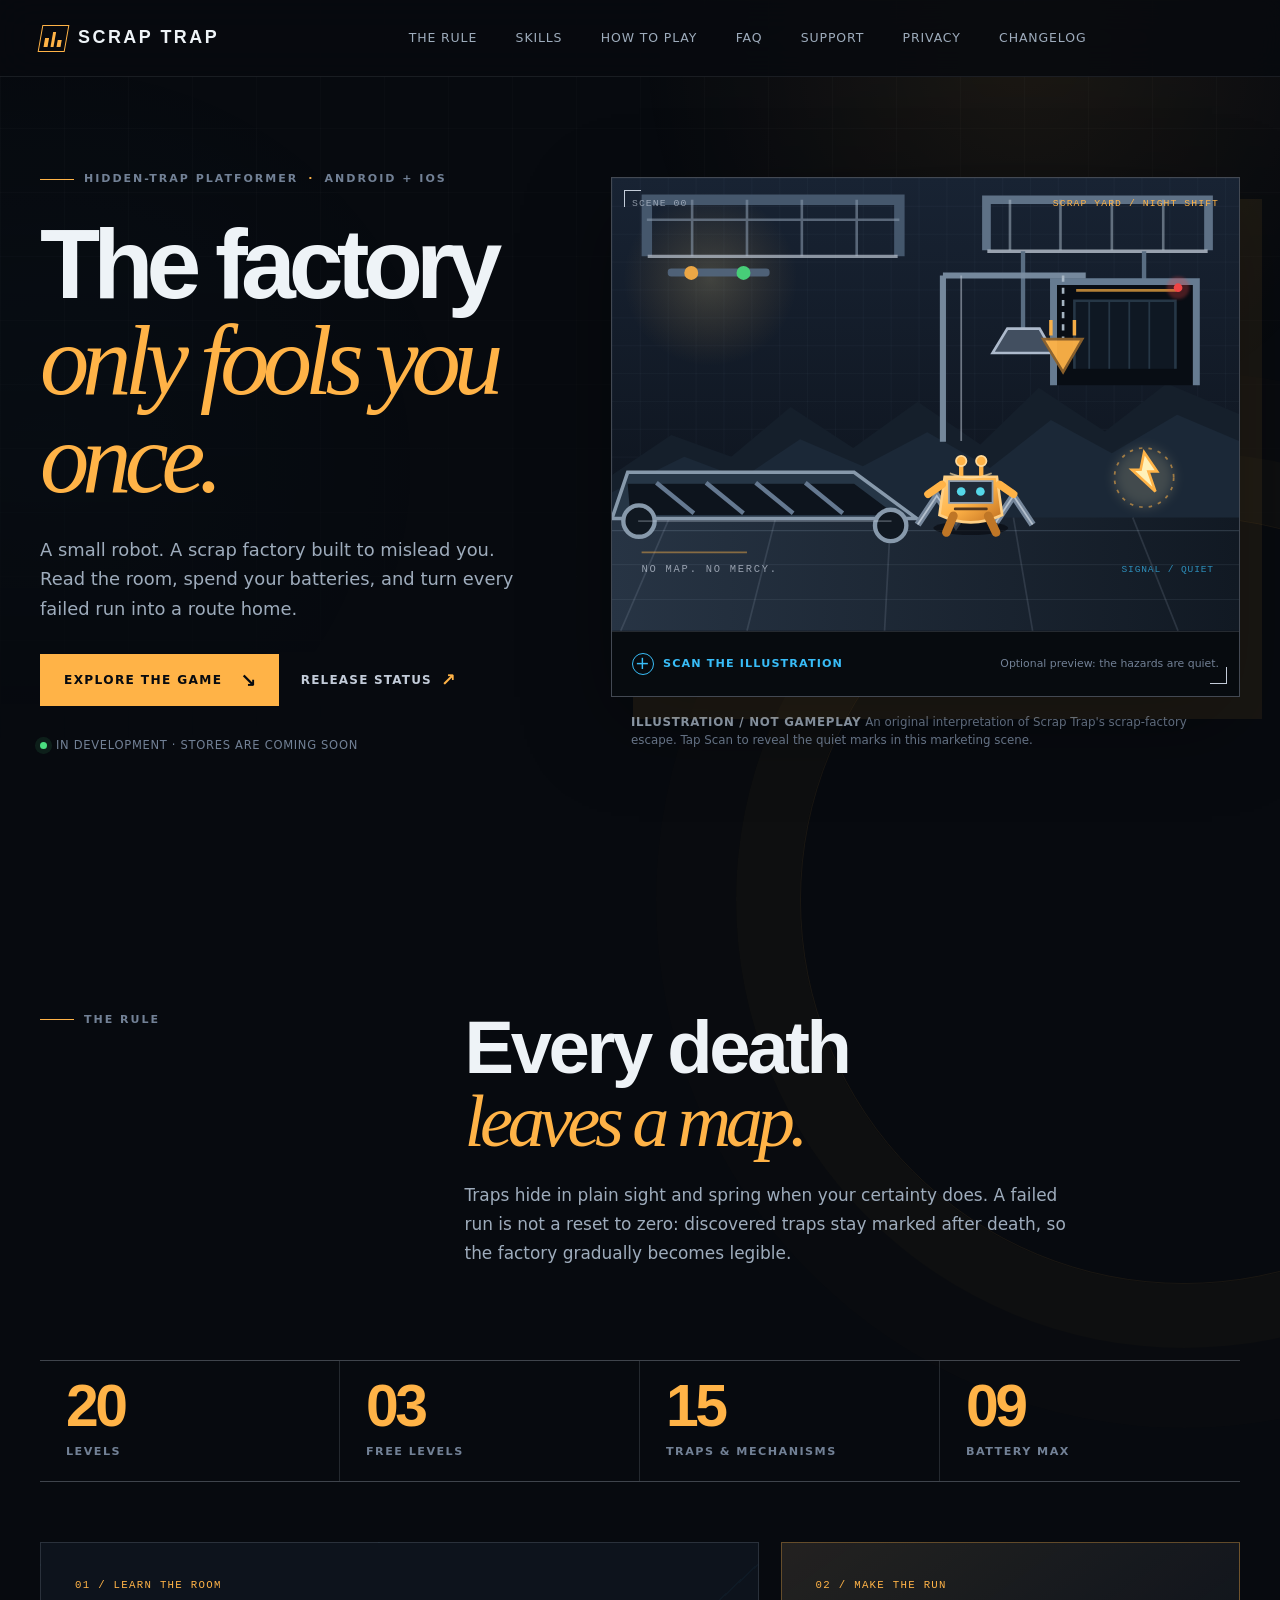
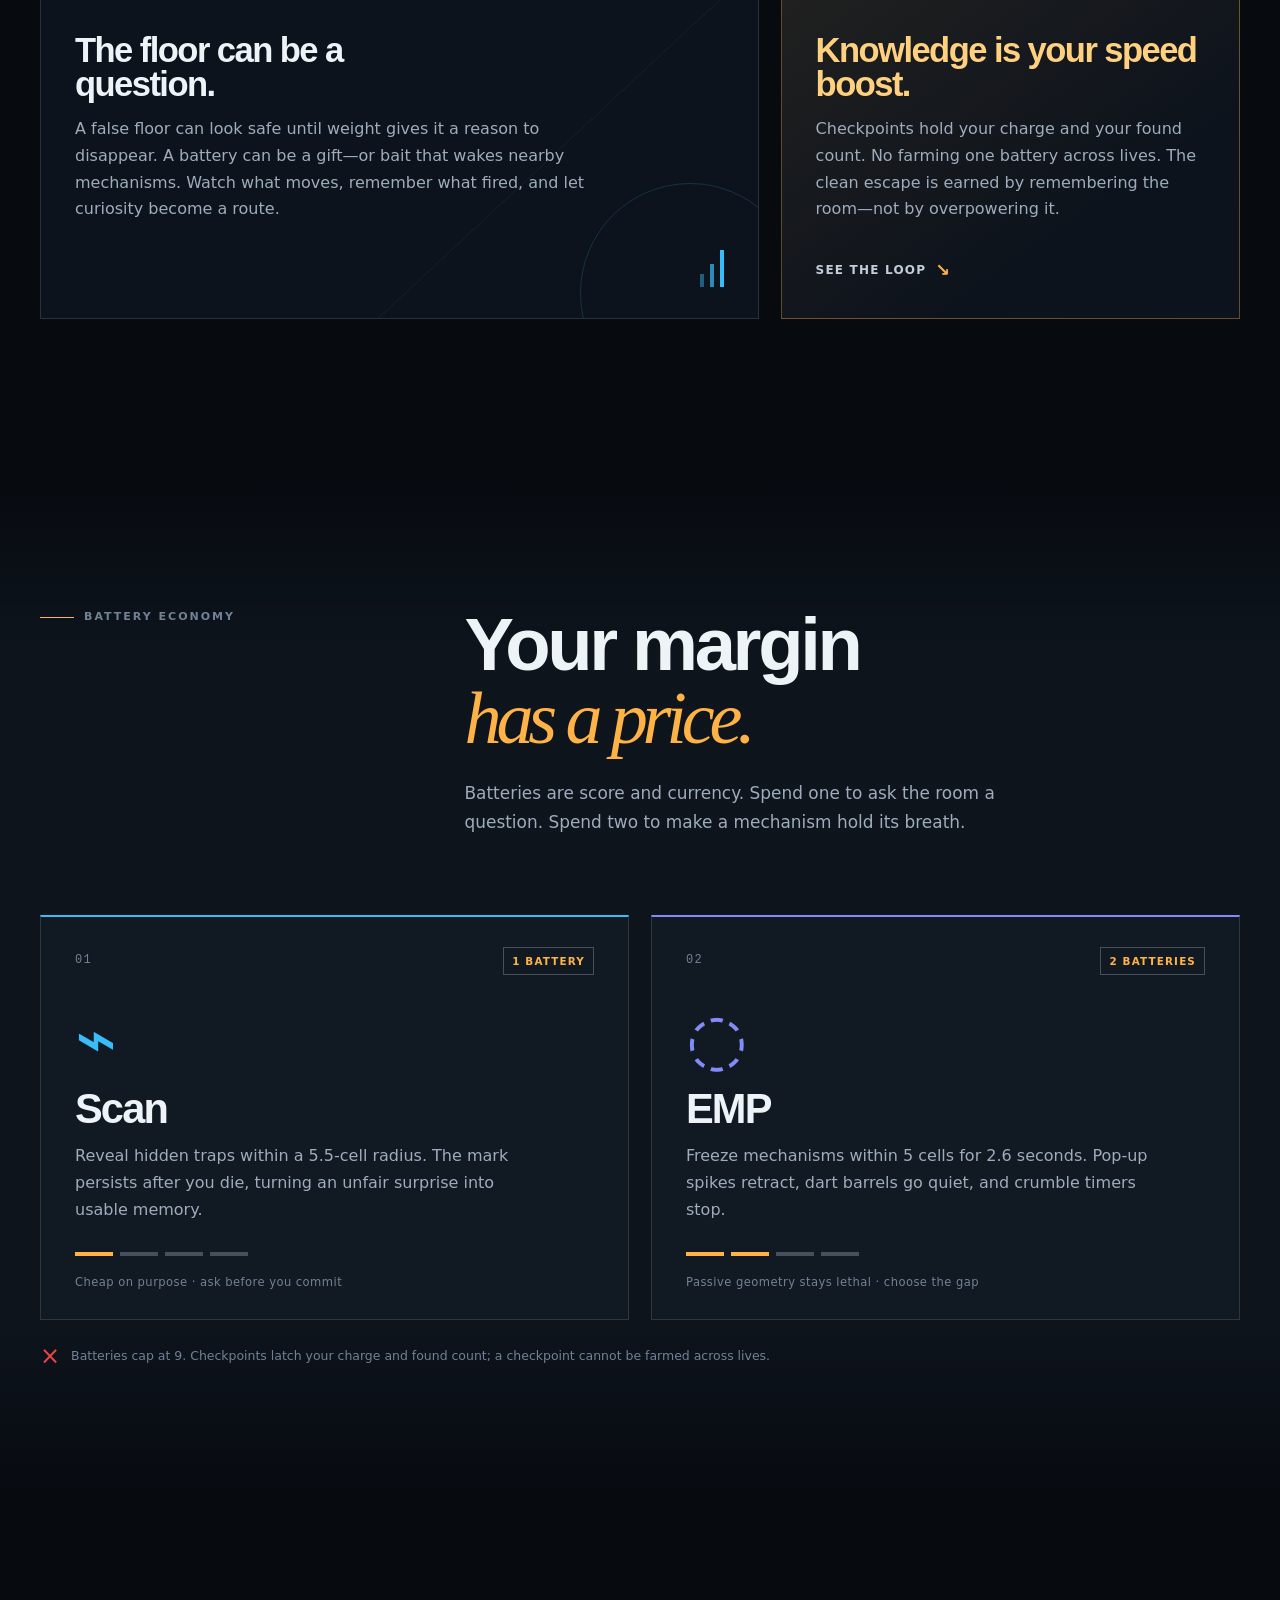
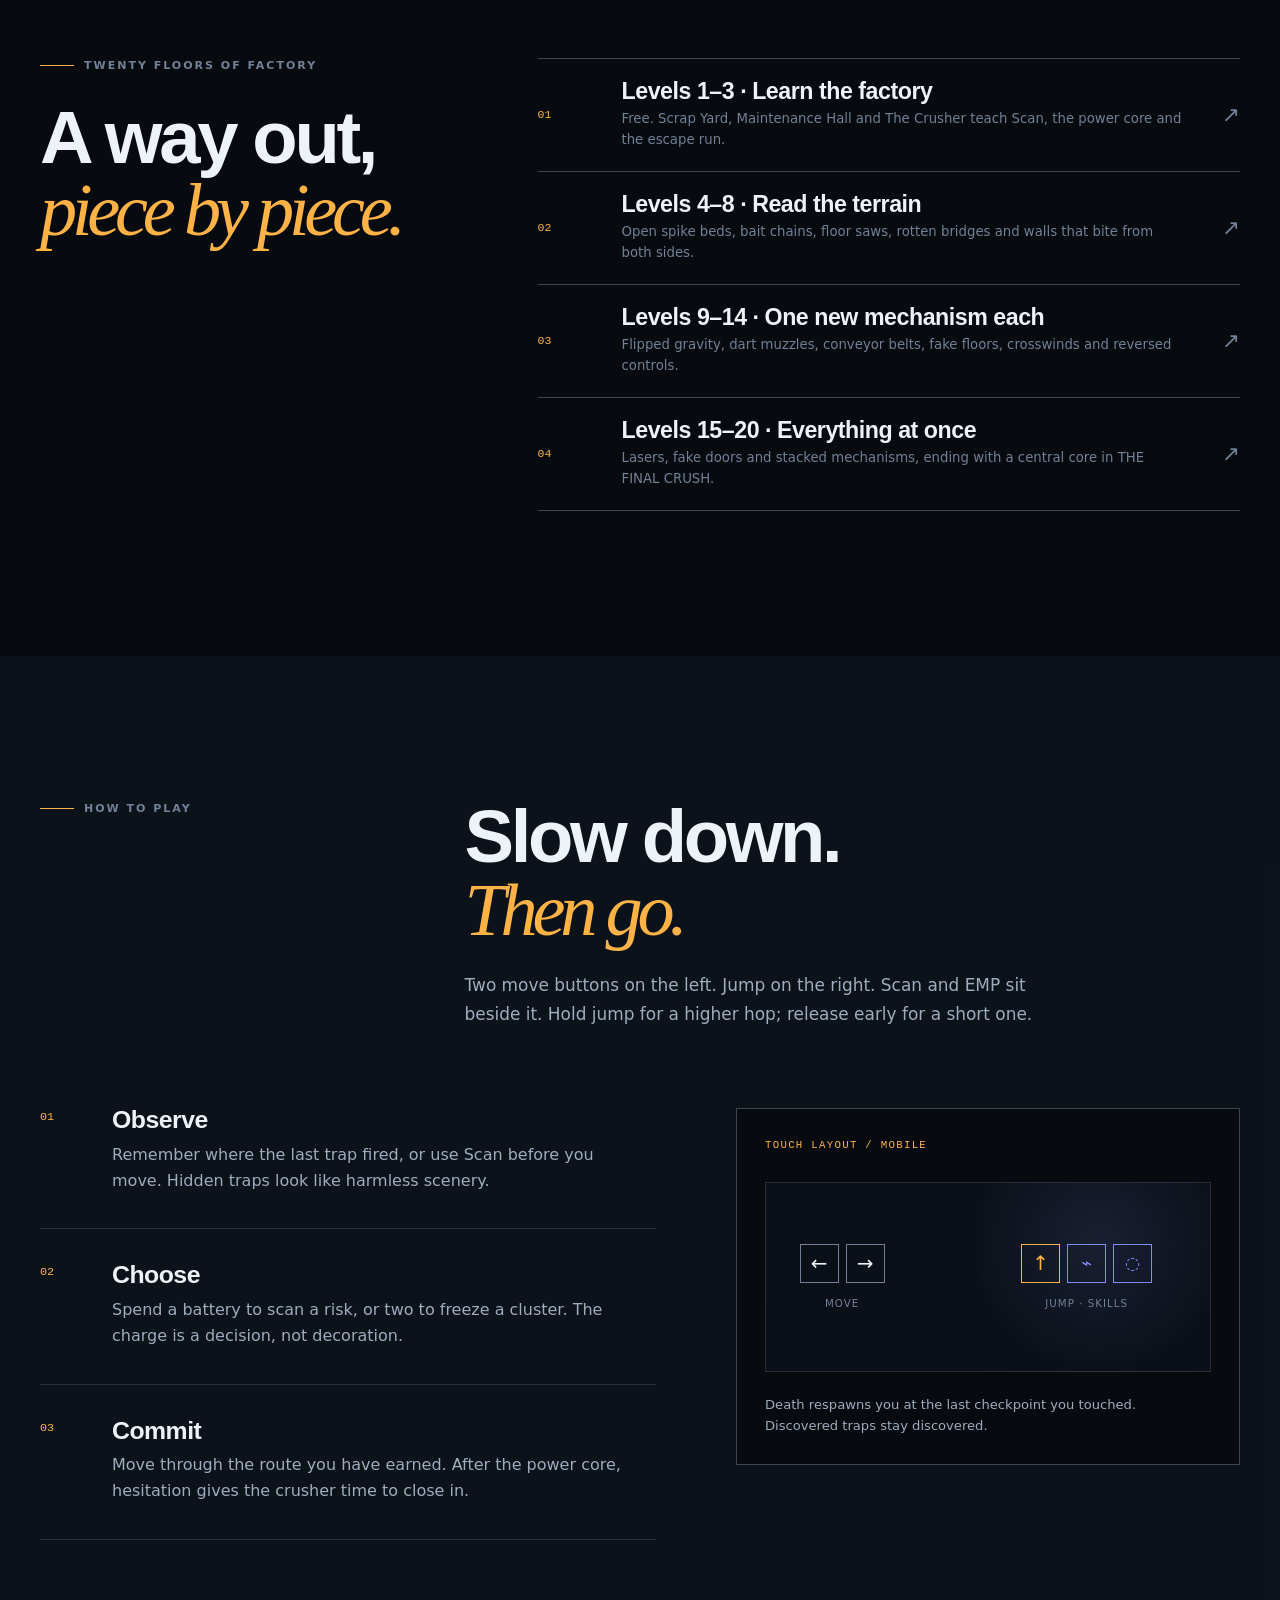
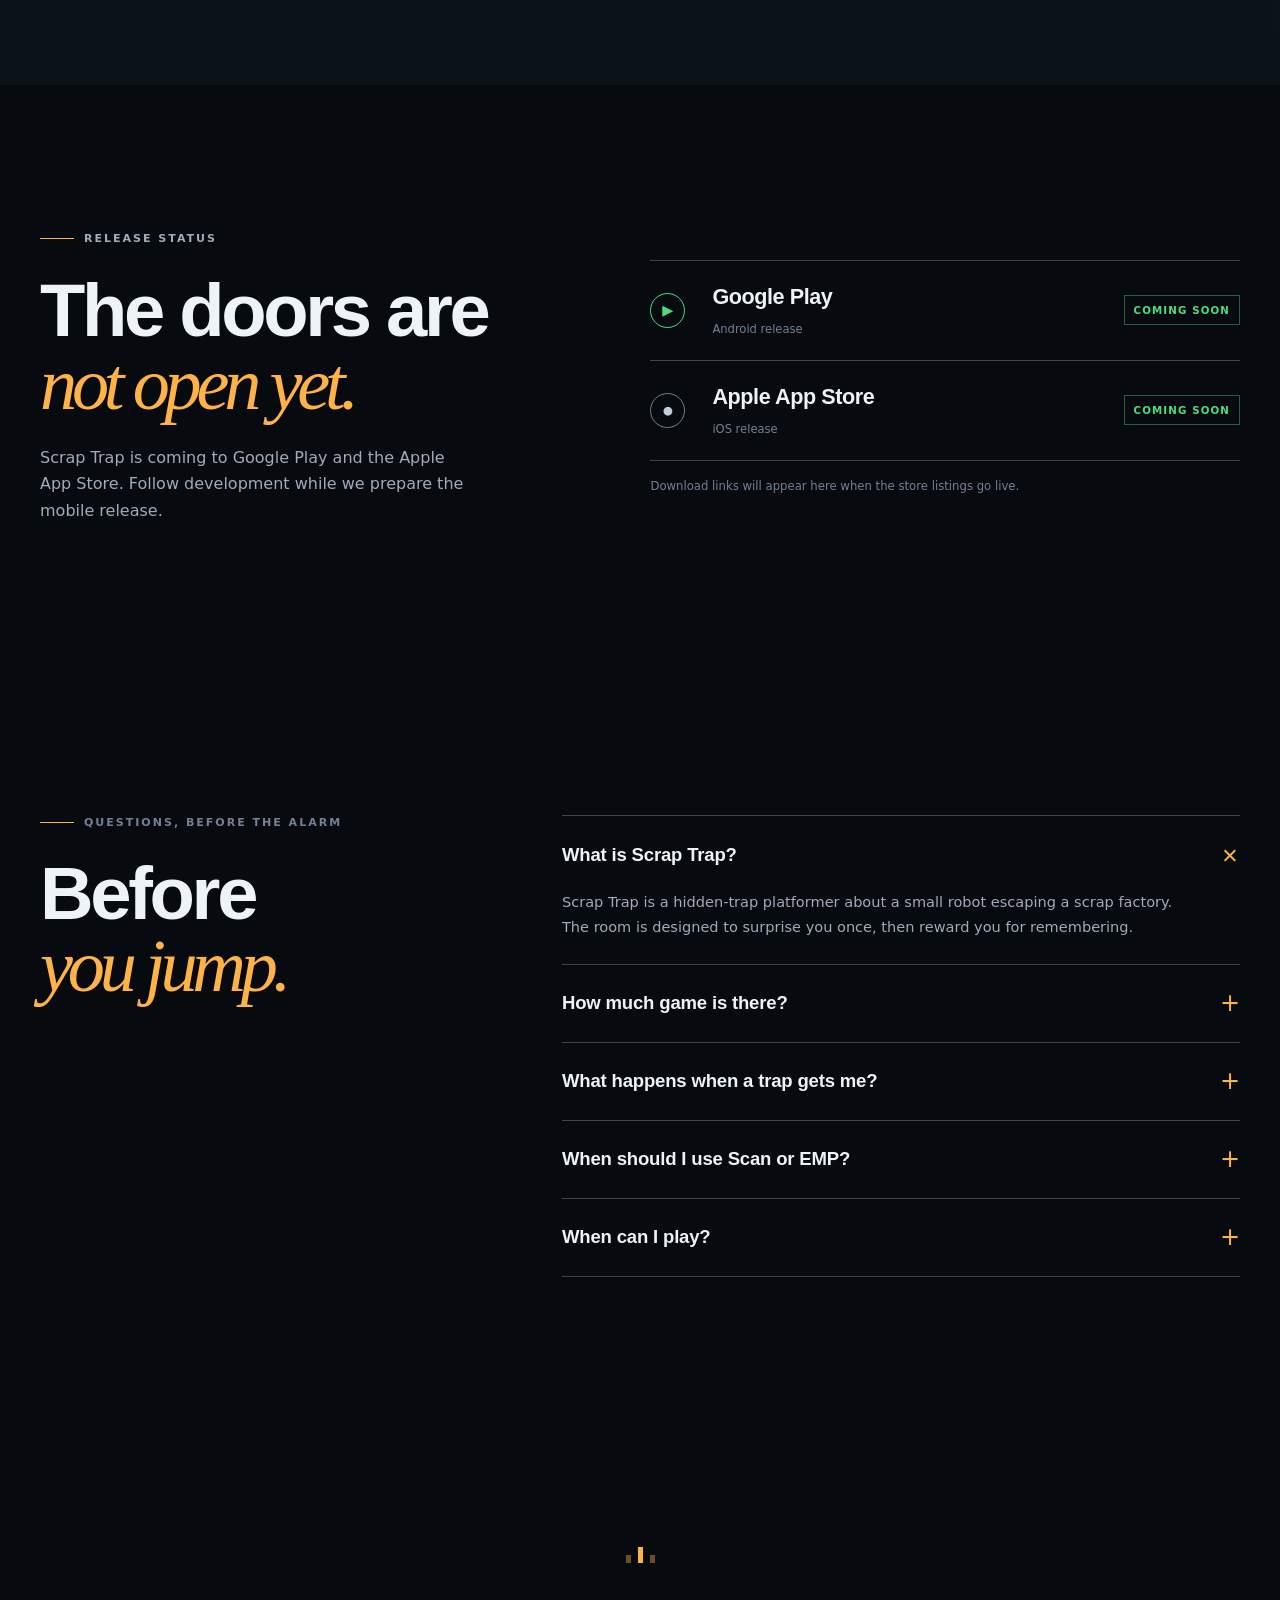
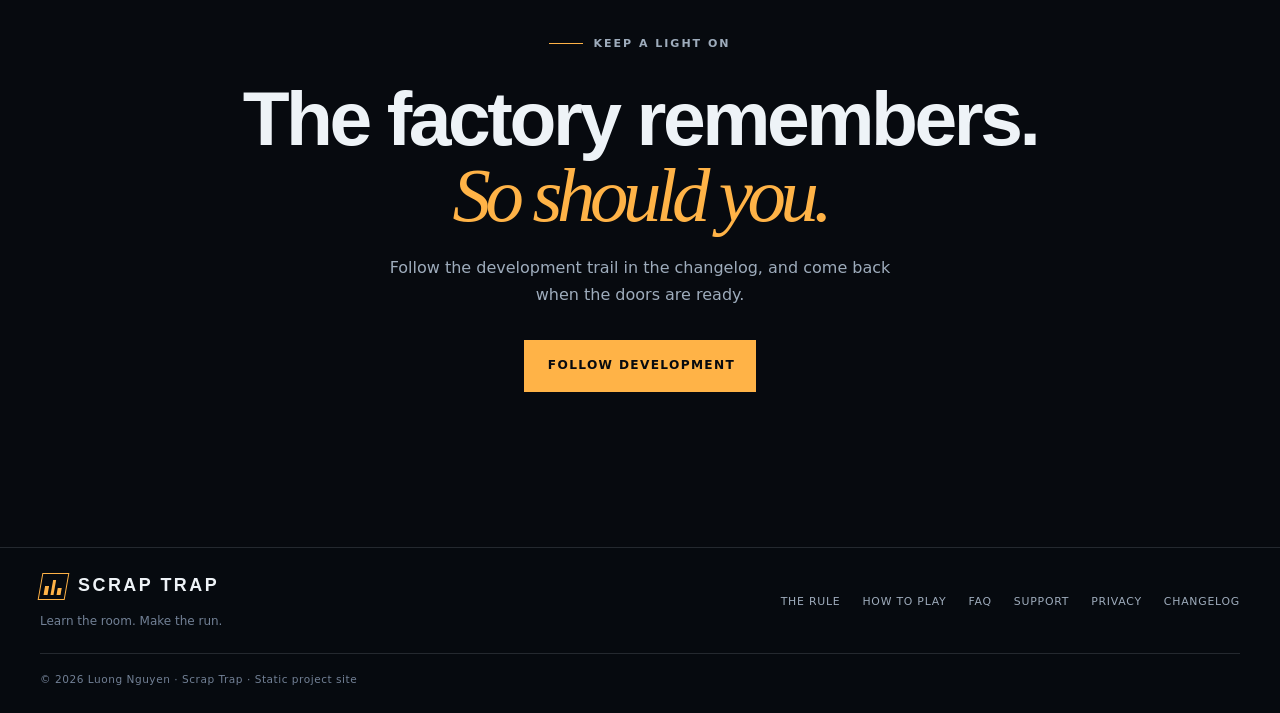
<file: index.html>
<!doctype html>
<html lang="en">
<head>
  <meta charset="utf-8">
  <meta name="viewport" content="width=device-width, initial-scale=1">
  <title>Scrap Trap — The factory only fools you once.</title>
  <meta name="description" content="Scrap Trap is a hidden-trap platformer about a small robot escaping a scrap factory. Learn the room, spend your batteries, and make the clean run.">
  <meta name="theme-color" content="#070a0f">
  <meta name="robots" content="index, follow">
  <link rel="canonical" href="https://pitfall.lamnv.com/">
  <meta property="og:type" content="website">
  <meta property="og:site_name" content="Scrap Trap">
  <meta property="og:locale" content="en_US">
  <meta property="og:title" content="Scrap Trap — The factory only fools you once.">
  <meta property="og:description" content="A hidden-trap platformer about a small robot escaping a scrap factory.">
  <meta property="og:url" content="https://pitfall.lamnv.com/">
  <meta property="og:image" content="https://pitfall.lamnv.com/assets/social-card.png">
  <meta property="og:image:width" content="1200">
  <meta property="og:image:height" content="630">
  <meta property="og:image:alt" content="An amber robot facing a dark scrap factory in Scrap Trap.">
  <meta name="twitter:card" content="summary_large_image">
  <meta name="twitter:title" content="Scrap Trap — The factory only fools you once.">
  <meta name="twitter:description" content="A hidden-trap platformer about a small robot escaping a scrap factory.">
  <meta name="twitter:image" content="https://pitfall.lamnv.com/assets/social-card.png">
  <link rel="icon" href="assets/favicon.svg" type="image/svg+xml">
  <link rel="stylesheet" href="styles.css">
  <script type="application/ld+json">
  {
    "@context": "https://schema.org",
    "@graph": [
      {
        "@type": "VideoGame",
        "@id": "https://pitfall.lamnv.com/#game",
        "name": "Scrap Trap",
        "description": "A hidden-trap platformer about a small robot escaping a scrap factory. Traps reveal themselves through play, while Scan and EMP turn batteries into a margin for error.",
        "url": "https://pitfall.lamnv.com/",
        "image": "https://pitfall.lamnv.com/assets/social-card.png",
        "genre": ["Platformer", "Puzzle"],
        "gamePlatform": ["Android", "iOS"],
        "operatingSystem": ["Android", "iOS"],
        "applicationCategory": "Game",
        "inLanguage": "en"
      },
      {
        "@type": "FAQPage",
        "@id": "https://pitfall.lamnv.com/#faq",
        "inLanguage": "en",
        "mainEntity": [
          {
            "@type": "Question",
            "name": "What is Scrap Trap?",
            "acceptedAnswer": {"@type": "Answer", "text": "Scrap Trap is a hidden-trap platformer about a small robot escaping a scrap factory. The room is designed to surprise you once, then reward you for remembering."}
          },
          {
            "@type": "Question",
            "name": "How much game is there?",
            "acceptedAnswer": {"@type": "Answer", "text": "The current build has 20 levels and 15 trap and mechanism types. Levels 1–3 are free; levels 4–20 unlock with one optional, one-time in-app purchase. Every level ranks your run S, A, B or C on deaths and time against its par."}
          },
          {
            "@type": "Question",
            "name": "What happens when a trap gets me?",
            "acceptedAnswer": {"@type": "Answer", "text": "You respawn at the last checkpoint you touched. A trap that has fired leaves a faint mark where it hid, and that discovery survives death."}
          },
          {
            "@type": "Question",
            "name": "When should I use Scan or EMP?",
            "acceptedAnswer": {"@type": "Answer", "text": "Scan costs one battery and reveals hidden traps within 5.5 cells. EMP costs two and freezes nearby mechanisms for 2.6 seconds. Passive geometry—like an exposed spike bed—stays dangerous."}
          },
          {
            "@type": "Question",
            "name": "When can I play?",
            "acceptedAnswer": {"@type": "Answer", "text": "Scrap Trap is in development. It is planned for Android and iOS, with both the Google Play and Apple App Store releases marked coming soon. No release date has been announced."}
          }
        ]
      }
    ]
  }
  </script>
</head>
<body>
  <a class="skip-link" href="#main-content">Skip to content</a>
  <header class="site-header">
    <div class="wrap nav-shell">
      <a class="brand" href="./" aria-label="Scrap Trap home">
        <span class="brand-mark" aria-hidden="true"><i></i><i></i><i></i></span>
        <span class="brand-word"><strong>SCRAP TRAP</strong></span>
      </a>
      <nav class="primary-nav" aria-label="Primary navigation">
        <a href="#world">The rule</a>
        <a href="#skills">Skills</a>
        <a href="#how-to-play">How to play</a>
        <a href="#faq">FAQ</a>
        <a href="support/">Support</a>
        <a href="privacy/">Privacy</a>
        <a href="changelog/">Changelog</a>
      </nav>
    </div>
  </header>

  <main id="main-content">
    <section class="hero wrap" aria-labelledby="hero-title">
      <div class="hero-copy">
        <p class="eyebrow"><span class="eyebrow-line" aria-hidden="true"></span> Hidden-trap platformer <span class="eyebrow-dot" aria-hidden="true">·</span> Android + iOS</p>
        <h1 id="hero-title">The factory <em>only fools you once.</em></h1>
        <p class="hero-lede">A small robot. A scrap factory built to mislead you. Read the room, spend your batteries, and turn every failed run into a route home.</p>
        <div class="hero-actions">
          <a class="button button-primary" href="#how-to-play">Explore the game <span aria-hidden="true">↘</span></a>
          <a class="quiet-link" href="#release">Release status <span aria-hidden="true">↗</span></a>
        </div>
        <p class="hero-footnote"><span class="status-dot" aria-hidden="true"></span> In development · stores are coming soon</p>
      </div>

      <figure class="hero-art">
        <div class="art-frame">
          <div class="art-label"><span>SCENE 00</span><span>SCRAP YARD / NIGHT SHIFT</span></div>
          <svg id="trap-scene" viewBox="0 0 720 520" role="img" aria-labelledby="scene-title scene-desc" xmlns="http://www.w3.org/2000/svg">
            <title id="scene-title">An amber robot at the mouth of a scrap factory</title>
            <desc id="scene-desc">An original editorial illustration of a small robot standing before conveyors, hanging machinery and a dark factory exit. Scan can mark the quiet hazards hidden in the scene.</desc>
            <defs>
              <linearGradient id="scene-sky" x1="0" y1="0" x2="0" y2="1">
                <stop offset="0" stop-color="#182333"/>
                <stop offset="1" stop-color="#0b1018"/>
              </linearGradient>
              <linearGradient id="scene-floor" x1="0" y1="0" x2="1" y2="0">
                <stop offset="0" stop-color="#273444"/>
                <stop offset="1" stop-color="#111923"/>
              </linearGradient>
              <linearGradient id="robot-shell" x1="0" y1="0" x2="1" y2="1">
                <stop offset="0" stop-color="#ffd080"/>
                <stop offset="0.5" stop-color="#ffb347"/>
                <stop offset="1" stop-color="#bf6e20"/>
              </linearGradient>
              <linearGradient id="steel-beam" x1="0" y1="0" x2="1" y2="0">
                <stop offset="0" stop-color="#718198"/>
                <stop offset="0.5" stop-color="#c3ccd9"/>
                <stop offset="1" stop-color="#445367"/>
              </linearGradient>
              <radialGradient id="lamp" cx="0.5" cy="0.5" r="0.5">
                <stop offset="0" stop-color="#ffdf8c" stop-opacity=".95"/>
                <stop offset="1" stop-color="#ffb347" stop-opacity="0"/>
              </radialGradient>
              <pattern id="scene-grid" width="32" height="32" patternUnits="userSpaceOnUse">
                <path d="M32 0H0V32" fill="none" stroke="#a8bed7" stroke-opacity=".07"/>
              </pattern>
              <filter id="soft-glow" x="-100%" y="-100%" width="300%" height="300%">
                <feGaussianBlur stdDeviation="7"/>
              </filter>
              <filter id="tight-glow" x="-100%" y="-100%" width="300%" height="300%">
                <feGaussianBlur stdDeviation="2"/>
              </filter>
            </defs>
            <rect width="720" height="520" fill="url(#scene-sky)"/>
            <rect width="720" height="520" fill="url(#scene-grid)"/>
            <circle cx="113" cy="116" r="100" fill="url(#lamp)" opacity=".2"/>
            <path d="M0 341L68 295 137 320 205 263 277 310 351 257 423 306 490 241 566 291 637 236 720 271V410H0Z" fill="#151f2b"/>
            <path d="M0 361L83 320 149 345 216 300 288 331 362 292 434 333 504 278 574 316 649 272 720 302V410H0Z" fill="#1b2837"/>
            <path d="M0 390H720V520H0Z" fill="url(#scene-floor)"/>
            <path d="M0 405H720" stroke="#7e91a7" stroke-opacity=".35"/>
            <path d="M0 444H720M0 484H720" stroke="#9eb0c4" stroke-opacity=".12"/>
            <path d="M66 390L10 520M188 390L155 520M320 390L313 520M461 390L483 520M598 390L650 520" stroke="#b9c7d7" stroke-opacity=".14" stroke-width="2"/>

            <g opacity=".9">
              <path d="M40 90V25H330V90" fill="none" stroke="#4a5d73" stroke-width="12"/>
              <path d="M40 48H330M92 25V90M155 25V90M218 25V90M281 25V90" stroke="#91a2b6" stroke-opacity=".6" stroke-width="3"/>
              <path d="M41 90H328" stroke="#c3ccd9" stroke-opacity=".75" stroke-width="4"/>
              <rect x="64" y="104" width="117" height="9" rx="4" fill="#53677f"/>
              <circle cx="91" cy="109" r="8" fill="#ffb347"/><circle cx="151" cy="109" r="8" fill="#4ade80"/>
            </g>

            <g>
              <path d="M430 83V25H685V83" fill="none" stroke="#5e7186" stroke-width="10"/>
              <path d="M457 25V83M515 25V83M574 25V83M633 25V83" stroke="#aebdcb" stroke-opacity=".5" stroke-width="3"/>
              <path d="M431 84H684" stroke="#c3ccd9" stroke-opacity=".75" stroke-width="4"/>
              <path d="M472 84V176M611 84V137" stroke="#596d82" stroke-width="5"/>
              <path d="M454 173H491L507 201H437Z" fill="#424f60" stroke="#adbacc" stroke-width="3"/>
              <path d="M593 134H629L642 158H580Z" fill="#424f60" stroke="#adbacc" stroke-width="3"/>
            </g>

            <g class="factory-door">
              <path d="M507 238V119H671V238" fill="#080d14" stroke="#667b91" stroke-width="8"/>
              <path d="M531 219V141H647V219" fill="#0f1823" stroke="#263746" stroke-width="3"/>
              <path d="M548 141V219M571 141V219M594 141V219M617 141V219" stroke="#263746" stroke-width="2"/>
              <path d="M533 129H648" stroke="#ffb347" stroke-opacity=".7" stroke-width="3"/>
              <circle cx="650" cy="126" r="13" fill="#ef4444" opacity=".28" filter="url(#tight-glow)"/>
              <circle cx="650" cy="126" r="5" fill="#ef4444"/>
            </g>

            <g class="crane" opacity=".95">
              <path d="M380 112V303M380 112H544" stroke="#7b8ea2" stroke-width="7"/>
              <path d="M401 112V302" stroke="#c3ccd9" stroke-opacity=".55" stroke-width="2"/>
              <path d="M518 112V185" stroke="#aebdcb" stroke-width="3" stroke-dasharray="7 7"/>
              <path d="M495 185H540L518 223Z" fill="#ffb347" stroke="#8f632c" stroke-width="3"/>
              <path d="M504 181V163M531 181V163" stroke="#ffb347" stroke-width="4"/>
            </g>

            <g class="conveyor">
              <path d="M18 338H278L350 391H0Z" fill="#263646" stroke="#8799ab" stroke-width="4"/>
              <path d="M18 351H278L326 387H21Z" fill="#0d141d"/>
              <path d="M51 350L94 385M108 350L151 385M165 350L208 385M222 350L265 385" stroke="#657991" stroke-width="5"/>
              <circle cx="31" cy="394" r="18" fill="#101821" stroke="#8799ab" stroke-width="5"/>
              <circle cx="320" cy="399" r="18" fill="#101821" stroke="#8799ab" stroke-width="5"/>
              <path d="M30 394H321" stroke="#c3ccd9" stroke-opacity=".3" stroke-width="2"/>
            </g>

            <g class="power-core">
              <circle cx="611" cy="344" r="34" fill="#fff1b8" opacity=".17" filter="url(#soft-glow)"/>
              <path d="M611 315L626 337L616 337L624 360L597 335L607 335Z" fill="#fff1b8" stroke="#ffb347" stroke-width="3"/>
              <circle cx="611" cy="344" r="34" fill="none" stroke="#ffb347" stroke-opacity=".55" stroke-width="2" stroke-dasharray="4 7"/>
            </g>

            <g class="rail-hazard">
              <path d="M351 398L373 365L395 398L417 365L439 398L461 365L483 398" fill="none" stroke="#75869a" stroke-width="8"/>
              <path d="M351 398L373 365L395 398L417 365L439 398L461 365L483 398" fill="none" stroke="#d1dae4" stroke-opacity=".7" stroke-width="2"/>
            </g>

            <g class="robot" transform="translate(370 301)">
              <ellipse cx="42" cy="101" rx="43" ry="8" fill="#05080c" opacity=".6"/>
              <path d="M12 42H72L78 86Q42 103 6 86Z" fill="url(#robot-shell)" stroke="#ffcf83" stroke-width="3"/>
              <path d="M17 47H67V72H17Z" fill="#202b38" stroke="#8c9bad" stroke-width="2"/>
              <circle cx="31" cy="59" r="5" fill="#55d7e8"/><circle cx="53" cy="59" r="5" fill="#55d7e8"/>
              <path d="M24 79H60" stroke="#51361e" stroke-width="3" stroke-linecap="round"/>
              <path d="M9 51L-7 62M75 51L91 62" stroke="#ffb347" stroke-width="9" stroke-linecap="round"/>
              <path d="M22 87L14 106M62 87L71 106" stroke="#bf7626" stroke-width="10" stroke-linecap="round"/>
              <path d="M31 42V27M54 42V27" stroke="#ffb347" stroke-width="5"/>
              <circle cx="31" cy="24" r="6" fill="#ffb347" stroke="#ffda9b" stroke-width="2"/>
              <circle cx="54" cy="24" r="6" fill="#ffb347" stroke="#ffda9b" stroke-width="2"/>
              <path d="M18 38Q42 48 66 38" fill="none" stroke="#ffe0a8" stroke-opacity=".65" stroke-width="2"/>
            </g>

            <g class="trap-mark" aria-hidden="true">
              <g transform="translate(195 374)">
                <circle r="23" fill="#38bdf8" fill-opacity=".13" stroke="#38bdf8" stroke-width="2" stroke-dasharray="3 5"/>
                <path d="M-8 -8L8 8M8 -8L-8 8" stroke="#38bdf8" stroke-width="3" stroke-linecap="round"/>
              </g>
              <g transform="translate(457 355)">
                <circle r="23" fill="#38bdf8" fill-opacity=".13" stroke="#38bdf8" stroke-width="2" stroke-dasharray="3 5"/>
                <path d="M-8 -8L8 8M8 -8L-8 8" stroke="#38bdf8" stroke-width="3" stroke-linecap="round"/>
              </g>
              <g transform="translate(527 264)">
                <circle r="23" fill="#38bdf8" fill-opacity=".13" stroke="#38bdf8" stroke-width="2" stroke-dasharray="3 5"/>
                <path d="M-8 -8L8 8M8 -8L-8 8" stroke="#38bdf8" stroke-width="3" stroke-linecap="round"/>
              </g>
            </g>

            <path d="M34 430H155" stroke="#ffb347" stroke-width="2" stroke-opacity=".45"/>
            <text x="34" y="453" fill="#c3ccd9" fill-opacity=".72" font-family="monospace" font-size="12" letter-spacing="2">NO MAP. NO MERCY.</text>
            <text x="585" y="453" fill="#38bdf8" fill-opacity=".7" font-family="monospace" font-size="11" letter-spacing="1">SIGNAL / QUIET</text>
          </svg>
          <div class="scan-control">
            <button id="scan-toggle" class="scan-button" type="button" aria-controls="trap-scene" aria-pressed="false"><span class="scan-icon" aria-hidden="true">+</span><span>Scan the illustration</span></button>
            <p id="scan-status" class="scan-status" role="status" aria-live="polite">Optional preview: the hazards are quiet.</p>
          </div>
        </div>
        <figcaption><strong>Illustration / not gameplay</strong> An original interpretation of Scrap Trap's scrap-factory escape. Tap Scan to reveal the quiet marks in this marketing scene.</figcaption>
        <noscript><p class="no-script-note">Scan preview needs JavaScript; the game story and mechanics remain available below.</p></noscript>
      </figure>
    </section>

    <section class="section rule-section wrap" id="world" aria-labelledby="rule-title">
      <div class="section-intro split-intro">
        <p class="eyebrow"><span class="eyebrow-line" aria-hidden="true"></span> The rule</p>
        <div>
          <h2 id="rule-title">Every death<br><em>leaves a map.</em></h2>
          <p class="section-lede">Traps hide in plain sight and spring when your certainty does. A failed run is not a reset to zero: discovered traps stay marked after death, so the factory gradually becomes legible.</p>
        </div>
      </div>
      <dl class="fact-rail" aria-label="Game structure">
        <div><dt>20</dt><dd>levels</dd></div>
        <div><dt>03</dt><dd>free levels</dd></div>
        <div><dt>15</dt><dd>traps &amp; mechanisms</dd></div>
        <div><dt>09</dt><dd>battery max</dd></div>
      </dl>
      <div class="story-grid">
        <article class="story-card story-card-large">
          <p class="card-index">01 / LEARN THE ROOM</p>
          <h3>The floor can be a question.</h3>
          <p>A false floor can look safe until weight gives it a reason to disappear. A battery can be a gift—or bait that wakes nearby mechanisms. Watch what moves, remember what fired, and let curiosity become a route.</p>
          <div class="card-rule" aria-hidden="true"><span></span><span></span><span></span></div>
        </article>
        <article class="story-card story-card-accent">
          <p class="card-index">02 / MAKE THE RUN</p>
          <h3>Knowledge is your speed boost.</h3>
          <p>Checkpoints hold your charge and your found count. No farming one battery across lives. The clean escape is earned by remembering the room—not by overpowering it.</p>
          <a class="inline-link" href="#how-to-play">See the loop <span aria-hidden="true">↘</span></a>
        </article>
      </div>
    </section>

    <section class="section skills-section" id="skills" aria-labelledby="skills-title">
      <div class="wrap">
        <div class="section-intro split-intro">
          <p class="eyebrow"><span class="eyebrow-line" aria-hidden="true"></span> Battery economy</p>
          <div>
            <h2 id="skills-title">Your margin<br><em>has a price.</em></h2>
            <p class="section-lede">Batteries are score and currency. Spend one to ask the room a question. Spend two to make a mechanism hold its breath.</p>
          </div>
        </div>
        <div class="skill-grid">
          <article class="skill-card scan-card">
            <div class="skill-top"><span class="skill-number">01</span><span class="skill-tag">1 battery</span></div>
            <div class="skill-symbol" aria-hidden="true">⌁</div>
            <h3>Scan</h3>
            <p>Reveal hidden traps within a 5.5-cell radius. The mark persists after you die, turning an unfair surprise into usable memory.</p>
            <div class="skill-meter" aria-label="Cost: one battery"><i></i><i class="empty"></i><i class="empty"></i><i class="empty"></i></div>
            <p class="skill-note">Cheap on purpose · ask before you commit</p>
          </article>
          <article class="skill-card emp-card">
            <div class="skill-top"><span class="skill-number">02</span><span class="skill-tag">2 batteries</span></div>
            <div class="skill-symbol" aria-hidden="true">◌</div>
            <h3>EMP</h3>
            <p>Freeze mechanisms within 5 cells for 2.6 seconds. Pop-up spikes retract, dart barrels go quiet, and crumble timers stop.</p>
            <div class="skill-meter" aria-label="Cost: two batteries"><i></i><i></i><i class="empty"></i><i class="empty"></i></div>
            <p class="skill-note">Passive geometry stays lethal · choose the gap</p>
          </article>
        </div>
        <p class="skill-footnote"><span class="tiny-cross" aria-hidden="true">×</span> Batteries cap at 9. Checkpoints latch your charge and found count; a checkpoint cannot be farmed across lives.</p>
      </div>
    </section>

    <section class="section acts-section wrap" aria-labelledby="acts-title">
      <div class="acts-heading">
        <p class="eyebrow"><span class="eyebrow-line" aria-hidden="true"></span> Twenty floors of factory</p>
        <h2 id="acts-title">A way out,<br><em>piece by piece.</em></h2>
      </div>
      <div class="act-list">
        <article class="act-row">
          <div class="act-no">01</div><div class="act-name"><h3>Levels 1–3 · Learn the factory</h3><p>Free. Scrap Yard, Maintenance Hall and The Crusher teach Scan, the power core and the escape run.</p></div><div class="act-mark" aria-hidden="true">↗</div>
        </article>
        <article class="act-row">
          <div class="act-no">02</div><div class="act-name"><h3>Levels 4–8 · Read the terrain</h3><p>Open spike beds, bait chains, floor saws, rotten bridges and walls that bite from both sides.</p></div><div class="act-mark" aria-hidden="true">↗</div>
        </article>
        <article class="act-row">
          <div class="act-no">03</div><div class="act-name"><h3>Levels 9–14 · One new mechanism each</h3><p>Flipped gravity, dart muzzles, conveyor belts, fake floors, crosswinds and reversed controls.</p></div><div class="act-mark" aria-hidden="true">↗</div>
        </article>
        <article class="act-row">
          <div class="act-no">04</div><div class="act-name"><h3>Levels 15–20 · Everything at once</h3><p>Lasers, fake doors and stacked mechanisms, ending with a central core in THE FINAL CRUSH.</p></div><div class="act-mark" aria-hidden="true">↗</div>
        </article>
      </div>
    </section>

    <section class="section how-section" id="how-to-play" aria-labelledby="how-title">
      <div class="wrap">
        <div class="section-intro split-intro">
          <p class="eyebrow"><span class="eyebrow-line" aria-hidden="true"></span> How to play</p>
          <div>
            <h2 id="how-title">Slow down.<br><em>Then go.</em></h2>
            <p class="section-lede">Two move buttons on the left. Jump on the right. Scan and EMP sit beside it. Hold jump for a higher hop; release early for a short one.</p>
          </div>
        </div>
        <div class="play-layout">
          <ol class="play-steps">
            <li><span class="step-no">01</span><div><h3>Observe</h3><p>Remember where the last trap fired, or use Scan before you move. Hidden traps look like harmless scenery.</p></div></li>
            <li><span class="step-no">02</span><div><h3>Choose</h3><p>Spend a battery to scan a risk, or two to freeze a cluster. The charge is a decision, not decoration.</p></div></li>
            <li><span class="step-no">03</span><div><h3>Commit</h3><p>Move through the route you have earned. After the power core, hesitation gives the crusher time to close in.</p></div></li>
          </ol>
          <aside class="control-panel" aria-label="Touch controls">
            <p class="card-index">TOUCH LAYOUT / MOBILE</p>
            <div class="control-map">
              <div class="control-cluster left-cluster"><span class="control-key">←</span><span class="control-key">→</span><small>move</small></div>
              <div class="control-cluster right-cluster"><span class="control-key jump-key">↑</span><span class="control-key skill-key">⌁</span><span class="control-key skill-key">◌</span><small>jump · skills</small></div>
            </div>
            <p class="control-note">Death respawns you at the last checkpoint you touched. Discovered traps stay discovered.</p>
          </aside>
        </div>
      </div>
    </section>

    <section class="section release-section wrap" id="release" aria-labelledby="release-title">
      <div class="release-copy">
        <p class="eyebrow"><span class="eyebrow-line" aria-hidden="true"></span> Release status</p>
        <h2 id="release-title">The doors are<br><em>not open yet.</em></h2>
        <p>Scrap Trap is coming to Google Play and the Apple App Store. Follow development while we prepare the mobile release.</p>
      </div>
      <div class="store-list" aria-label="Store availability">
        <div class="store-row"><span class="store-icon" aria-hidden="true">▶</span><div><strong>Google Play</strong><small>Android release</small></div><span class="store-status">Coming soon</span></div>
        <div class="store-row"><span class="store-icon apple-icon" aria-hidden="true">●</span><div><strong>Apple App Store</strong><small>iOS release</small></div><span class="store-status">Coming soon</span></div>
        <p class="store-note">Download links will appear here when the store listings go live.</p>
      </div>
    </section>

    <section class="section faq-section wrap" id="faq" aria-labelledby="faq-title">
      <div class="faq-head"><p class="eyebrow"><span class="eyebrow-line" aria-hidden="true"></span> Questions, before the alarm</p><h2 id="faq-title">Before<br><em>you jump.</em></h2></div>
      <div class="faq-list">
        <details open><summary><span>What is Scrap Trap?</span><b aria-hidden="true">+</b></summary><p>Scrap Trap is a hidden-trap platformer about a small robot escaping a scrap factory. The room is designed to surprise you once, then reward you for remembering.</p></details>
        <details><summary><span>How much game is there?</span><b aria-hidden="true">+</b></summary><p>The current build has 20 levels and 15 trap and mechanism types. Levels 1–3 are free; levels 4–20 unlock with one optional, one-time in-app purchase. Every level ranks your run S, A, B or C on deaths and time against its par.</p></details>
        <details><summary><span>What happens when a trap gets me?</span><b aria-hidden="true">+</b></summary><p>You respawn at the last checkpoint you touched. A trap that has fired leaves a faint mark where it hid, and that discovery survives death.</p></details>
        <details><summary><span>When should I use Scan or EMP?</span><b aria-hidden="true">+</b></summary><p>Scan costs one battery and reveals hidden traps within 5.5 cells. EMP costs two and freezes nearby mechanisms for 2.6 seconds. Passive geometry—like an exposed spike bed—stays dangerous.</p></details>
        <details><summary><span>When can I play?</span><b aria-hidden="true">+</b></summary><p>Scrap Trap is in development. It is planned for Android and iOS, with both the Google Play and Apple App Store releases marked coming soon. No release date has been announced.</p></details>
      </div>
    </section>

    <section class="closing-cta wrap" aria-labelledby="closing-title">
      <div class="closing-rule" aria-hidden="true"><span></span><span></span><span></span></div>
      <p class="eyebrow"><span class="eyebrow-line" aria-hidden="true"></span> Keep a light on</p>
      <h2 id="closing-title">The factory remembers.<br><em>So should you.</em></h2>
      <p>Follow the development trail in the changelog, and come back when the doors are ready.</p>
      <a class="button button-primary" href="changelog/">Follow development</a>
    </section>
  </main>

  <footer class="site-footer">
    <div class="wrap footer-inner">
      <div><a class="brand footer-brand" href="./" aria-label="Scrap Trap home"><span class="brand-mark" aria-hidden="true"><i></i><i></i><i></i></span><span class="brand-word"><strong>SCRAP TRAP</strong></span></a><p>Learn the room. Make the run.</p></div>
      <div class="footer-links"><a href="#world">The rule</a><a href="#how-to-play">How to play</a><a href="#faq">FAQ</a><a href="support/">Support</a><a href="privacy/">Privacy</a><a href="changelog/">Changelog</a></div>
      <p class="copyright">© 2026 Luong Nguyen · Scrap Trap · Static project site</p>
    </div>
  </footer>
  <script src="script.js" defer></script>
</body>
</html>
</file>
<file: styles.css>
/* Scrap Trap — a small, dependency-free visual system. */
:root {
  --bg: #070a0f;
  --bg-raised: #0d131c;
  --bg-panel: #111923;
  --bg-panel-2: #151e29;
  --steel: #c3ccd9;
  --steel-bright: #eef3f7;
  --steel-muted: #9eacbc;
  --steel-dim: #728196;
  --line: rgba(195, 204, 217, .16);
  --line-strong: rgba(195, 204, 217, .3);
  --amber: #ffb347;
  --amber-soft: #ffd080;
  --cyan: #38bdf8;
  --green: #4ade80;
  --danger: #ef4444;
  --violet: #818cf8;
  --wrap: 1200px;
  --display: "Arial Narrow", "Roboto Condensed", "Helvetica Neue", Arial, sans-serif;
  --body: Inter, ui-sans-serif, system-ui, -apple-system, BlinkMacSystemFont, "Segoe UI", sans-serif;
  color-scheme: dark;
}

*,
*::before,
*::after { box-sizing: border-box; }

html { scroll-behavior: smooth; }

body {
  min-width: 320px;
  margin: 0;
  background: var(--bg);
  color: var(--steel);
  font-family: var(--body);
  font-size: 16px;
  line-height: 1.6;
  overflow-x: hidden;
  text-rendering: optimizeLegibility;
}

body::before {
  position: fixed;
  z-index: -2;
  inset: 0;
  pointer-events: none;
  content: "";
  background:
    radial-gradient(circle at 80% 6%, rgba(255, 179, 71, .09), transparent 24rem),
    radial-gradient(circle at 4% 52%, rgba(56, 189, 248, .045), transparent 26rem),
    linear-gradient(rgba(255,255,255,.018) 1px, transparent 1px),
    linear-gradient(90deg, rgba(255,255,255,.018) 1px, transparent 1px);
  background-size: auto, auto, 64px 64px, 64px 64px;
  mask-image: linear-gradient(to bottom, #000 0, transparent 87%);
}

body::after {
  position: fixed;
  z-index: -1;
  right: -18rem;
  bottom: -24rem;
  width: 48rem;
  height: 48rem;
  border: 1px solid rgba(255,179,71,.08);
  border-radius: 50%;
  pointer-events: none;
  content: "";
  box-shadow: 0 0 0 4rem rgba(255,179,71,.018), 0 0 0 9rem rgba(255,179,71,.012);
}

::selection { background: var(--amber); color: var(--bg); }

img, svg { max-width: 100%; }
svg { display: block; }

button,
a { -webkit-tap-highlight-color: transparent; }

a {
  color: inherit;
  text-decoration: none;
}

a:hover { color: var(--steel-bright); }

:focus-visible {
  outline: 3px solid var(--amber);
  outline-offset: 4px;
}

.wrap {
  width: min(var(--wrap), calc(100% - 64px));
  margin-inline: auto;
}

.skip-link {
  position: fixed;
  z-index: 20;
  top: 12px;
  left: 12px;
  padding: .55rem .8rem;
  border: 1px solid var(--amber);
  background: var(--bg);
  color: var(--amber);
  transform: translateY(-160%);
}

.skip-link:focus { transform: translateY(0); }

.site-header {
  position: sticky;
  z-index: 10;
  top: 0;
  border-bottom: 1px solid rgba(195,204,217,.1);
  background: rgba(7, 10, 15, .86);
  backdrop-filter: blur(18px);
}

.nav-shell {
  display: flex;
  min-height: 76px;
  align-items: center;
  gap: 36px;
}

.brand {
  display: inline-flex;
  flex: 0 0 auto;
  align-items: center;
  gap: 11px;
  color: var(--steel-bright);
}

.brand:hover { color: var(--steel-bright); }

.brand-mark {
  display: inline-flex;
  width: 27px;
  height: 27px;
  align-items: flex-end;
  gap: 3px;
  padding: 4px;
  border: 1px solid var(--amber);
  transform: skew(-10deg);
}

.brand-mark i {
  display: block;
  width: 4px;
  background: var(--amber);
}

.brand-mark i:nth-child(1) { height: 9px; }
.brand-mark i:nth-child(2) { height: 15px; }
.brand-mark i:nth-child(3) { height: 7px; }

.brand-word {
  display: grid;
  gap: 0;
  line-height: 1;
}

.brand-word strong {
  font-family: var(--display);
  font-size: 1.12rem;
  font-stretch: condensed;
  letter-spacing: .14em;
}

.primary-nav {
  display: flex;
  min-width: 0;
  flex: 1 1 auto;
  justify-content: center;
  gap: clamp(18px, 3vw, 42px);
}

.primary-nav a,
.footer-links a {
  position: relative;
  color: var(--steel-muted);
  font-size: .78rem;
  letter-spacing: .07em;
  text-transform: uppercase;
}

.primary-nav a::after,
.footer-links a::after {
  position: absolute;
  right: 0;
  bottom: -7px;
  left: 0;
  height: 1px;
  background: var(--amber);
  content: "";
  transform: scaleX(0);
  transform-origin: right;
  transition: transform 180ms ease;
}

.primary-nav a:hover::after,
.primary-nav a:focus-visible::after,
.footer-links a:hover::after,
.footer-links a:focus-visible::after {
  transform: scaleX(1);
  transform-origin: left;
}

.eyebrow {
  display: flex;
  align-items: center;
  gap: 10px;
  margin: 0;
  color: var(--steel-dim);
  font-size: .69rem;
  font-weight: 700;
  letter-spacing: .18em;
  line-height: 1.4;
  text-transform: uppercase;
}

.eyebrow-line {
  display: inline-block;
  width: 34px;
  height: 1px;
  background: var(--amber);
}

.eyebrow-dot { color: var(--amber); }

h1,
h2,
h3,
p { margin-top: 0; }

h1,
h2,
h3 {
  color: var(--steel-bright);
  font-family: var(--display);
  font-weight: 700;
  letter-spacing: -.045em;
  line-height: .98;
}

h1 em,
h2 em {
  color: var(--amber);
  font-family: Georgia, "Times New Roman", serif;
  font-weight: 400;
  letter-spacing: -.07em;
}

h1 {
  max-width: 730px;
  margin: 29px 0 27px;
  font-size: clamp(3.45rem, 7.7vw, 7.2rem);
  letter-spacing: -.07em;
}

h2 {
  margin: 0 0 24px;
  font-size: clamp(3rem, 5.8vw, 5.9rem);
}

h3 {
  margin-bottom: 14px;
  font-size: clamp(1.55rem, 2.7vw, 2.3rem);
}

.hero {
  display: grid;
  min-height: min(790px, calc(100vh - 76px));
  grid-template-columns: minmax(0, .88fr) minmax(420px, 1.12fr);
  align-items: center;
  gap: clamp(32px, 6vw, 96px);
  padding-top: 74px;
  padding-bottom: 92px;
}

.hero-copy { position: relative; z-index: 1; }

.hero-lede {
  max-width: 510px;
  margin-bottom: 31px;
  color: var(--steel-muted);
  font-size: clamp(1.02rem, 1.4vw, 1.2rem);
  line-height: 1.65;
}

.hero-actions {
  display: flex;
  flex-wrap: wrap;
  align-items: center;
  gap: 22px;
}

.button {
  display: inline-flex;
  min-height: 52px;
  align-items: center;
  justify-content: center;
  gap: 18px;
  padding: 0 20px 0 23px;
  border: 1px solid var(--amber);
  font-size: .76rem;
  font-weight: 800;
  letter-spacing: .11em;
  text-transform: uppercase;
  transition: background 180ms ease, color 180ms ease, transform 180ms ease;
}

.button span { font-size: 1.2rem; line-height: 1; }

.button-primary {
  background: var(--amber);
  color: var(--bg);
}

.button-primary:hover,
.button-primary:focus-visible {
  background: var(--amber-soft);
  color: var(--bg);
  transform: translateY(-2px);
}

.quiet-link,
.inline-link {
  display: inline-flex;
  align-items: center;
  gap: 9px;
  color: var(--steel);
  font-size: .75rem;
  font-weight: 700;
  letter-spacing: .1em;
  text-transform: uppercase;
}

.quiet-link span,
.inline-link span { color: var(--amber); font-size: 1.1rem; }
.quiet-link:hover,
.inline-link:hover { color: var(--amber-soft); }

.hero-footnote {
  display: flex;
  align-items: center;
  gap: 9px;
  margin: 30px 0 0;
  color: var(--steel-dim);
  font-size: .72rem;
  letter-spacing: .06em;
  text-transform: uppercase;
}

.status-dot {
  display: inline-block;
  width: 7px;
  height: 7px;
  border-radius: 50%;
  background: var(--green);
  box-shadow: 0 0 0 5px rgba(74,222,128,.1);
}

.hero-art { width: 100%; margin: 0; }

.art-frame {
  position: relative;
  overflow: hidden;
  border: 1px solid var(--line-strong);
  background: #0b1018;
  box-shadow: 22px 22px 0 rgba(255,179,71,.07), 0 28px 80px rgba(0,0,0,.34);
}

.art-frame::before,
.art-frame::after {
  position: absolute;
  z-index: 2;
  width: 17px;
  height: 17px;
  border-color: var(--amber);
  content: "";
  pointer-events: none;
}

.art-frame::before {
  top: 12px;
  left: 12px;
  border-top: 1px solid;
  border-left: 1px solid;
}

.art-frame::after {
  right: 12px;
  bottom: 12px;
  border-right: 1px solid;
  border-bottom: 1px solid;
}

.art-label {
  position: absolute;
  z-index: 2;
  top: 18px;
  right: 20px;
  left: 20px;
  display: flex;
  justify-content: space-between;
  color: rgba(195,204,217,.67);
  font-family: ui-monospace, SFMono-Regular, Menlo, Consolas, monospace;
  font-size: .61rem;
  letter-spacing: .11em;
}

.art-label span:last-child { color: var(--amber); }

#trap-scene { width: 100%; height: auto; }

.trap-mark { display: none; }
#trap-scene.scan-revealed .trap-mark {
  display: block;
  animation: mark-in 460ms cubic-bezier(.2,.8,.25,1) both;
}
#trap-scene.scan-revealed .trap-mark g:nth-child(2) { animation-delay: 100ms; }
#trap-scene.scan-revealed .trap-mark g:nth-child(3) { animation-delay: 200ms; }

.scan-control {
  display: flex;
  min-height: 65px;
  align-items: center;
  justify-content: space-between;
  gap: 14px;
  padding: 12px 20px;
  border-top: 1px solid var(--line);
  background: rgba(7,10,15,.9);
}

.scan-button {
  display: inline-flex;
  align-items: center;
  gap: 9px;
  padding: 8px 0;
  border: 0;
  background: transparent;
  color: var(--cyan);
  cursor: pointer;
  font: inherit;
  font-size: .7rem;
  font-weight: 800;
  letter-spacing: .1em;
  text-transform: uppercase;
}

.scan-button:hover { color: var(--steel-bright); }
.scan-icon {
  display: inline-grid;
  width: 22px;
  height: 22px;
  place-items: center;
  border: 1px solid currentColor;
  border-radius: 50%;
  font-size: 1.1rem;
  font-weight: 400;
  line-height: 1;
}
.scan-button[aria-pressed="true"] .scan-icon { background: var(--cyan); color: var(--bg); }
.scan-status {
  margin: 0;
  color: var(--steel-dim);
  font-size: .68rem;
  text-align: right;
}

.hero-art figcaption {
  max-width: 600px;
  margin: 16px 0 0 20px;
  color: var(--steel-dim);
  font-size: .74rem;
  line-height: 1.55;
}
.hero-art figcaption strong { color: var(--steel-muted); font-weight: 700; letter-spacing: .06em; text-transform: uppercase; }
.no-script-note { margin: 9px 0 0 20px; color: var(--steel-dim); font-size: .7rem; }

.section { padding-top: 145px; padding-bottom: 145px; }

.section-intro {
  display: grid;
  grid-template-columns: minmax(170px, .47fr) minmax(0, 1fr);
  gap: 60px;
  align-items: start;
}

.section-lede {
  max-width: 610px;
  margin: 0;
  color: var(--steel-muted);
  font-size: 1.06rem;
  line-height: 1.7;
}

.fact-rail {
  display: grid;
  margin: 92px 0 60px;
  grid-template-columns: repeat(4, 1fr);
  border-top: 1px solid var(--line-strong);
  border-bottom: 1px solid var(--line-strong);
}

.fact-rail > div {
  display: flex;
  min-height: 120px;
  flex-direction: column;
  justify-content: center;
  padding: 20px 26px;
  border-right: 1px solid var(--line);
}
.fact-rail > div:last-child { border-right: 0; }
.fact-rail dt {
  color: var(--amber);
  font-family: var(--display);
  font-size: clamp(2.6rem, 4.6vw, 4.4rem);
  font-weight: 700;
  letter-spacing: -.06em;
  line-height: .86;
}
.fact-rail dd {
  margin: 11px 0 0;
  color: var(--steel-dim);
  font-size: .7rem;
  font-weight: 700;
  letter-spacing: .13em;
  text-transform: uppercase;
}

.story-grid {
  display: grid;
  grid-template-columns: 1.22fr .78fr;
  gap: 22px;
}

.story-card {
  min-height: 315px;
  padding: 34px;
  border: 1px solid var(--line);
  background: var(--bg-raised);
}
.story-card-large {
  position: relative;
  overflow: hidden;
  background:
    linear-gradient(137deg, transparent 0 66%, rgba(56,189,248,.04) 66% 66.2%, transparent 66.2%),
    var(--bg-raised);
}
.story-card-large::after {
  position: absolute;
  right: -42px;
  bottom: -85px;
  width: 220px;
  height: 220px;
  border: 1px solid rgba(56,189,248,.18);
  border-radius: 50%;
  content: "";
}
.story-card-accent {
  border-color: rgba(255,179,71,.35);
  background: linear-gradient(145deg, rgba(255,179,71,.09), transparent 70%), var(--bg-raised);
}
.card-index {
  margin-bottom: 40px;
  color: var(--amber);
  font-family: ui-monospace, SFMono-Regular, Menlo, Consolas, monospace;
  font-size: .67rem;
  letter-spacing: .12em;
}
.story-card p:not(.card-index),
.skill-card > p:not(.skill-note),
.release-copy > p,
.closing-cta > p {
  color: var(--steel-muted);
  line-height: 1.68;
}
.story-card-large h3 { max-width: 400px; }
.story-card-large p:not(.card-index) { max-width: 550px; }
.story-card-accent h3 { color: var(--amber-soft); }
.story-card-accent .inline-link { margin-top: 17px; }
.card-rule {
  position: absolute;
  right: 34px;
  bottom: 31px;
  display: flex;
  align-items: flex-end;
  gap: 6px;
}
.card-rule span { display: block; width: 4px; background: var(--cyan); }
.card-rule span:nth-child(1) { height: 13px; opacity: .45; }
.card-rule span:nth-child(2) { height: 23px; opacity: .7; }
.card-rule span:nth-child(3) { height: 37px; }

.skills-section {
  position: relative;
  background: linear-gradient(180deg, transparent, rgba(17,25,35,.7) 18%, rgba(17,25,35,.7) 82%, transparent);
}

.skill-grid {
  display: grid;
  grid-template-columns: repeat(2, minmax(0, 1fr));
  gap: 22px;
  margin-top: 78px;
}

.skill-card {
  min-height: 380px;
  padding: 30px 34px 28px;
  border: 1px solid var(--line);
  background: var(--bg-panel);
}
.skill-card.scan-card { border-top: 2px solid var(--cyan); }
.skill-card.emp-card { border-top: 2px solid var(--violet); }
.skill-top { display: flex; align-items: center; justify-content: space-between; }
.skill-number {
  color: var(--steel-dim);
  font-family: ui-monospace, SFMono-Regular, Menlo, Consolas, monospace;
  font-size: .75rem;
  letter-spacing: .1em;
}
.skill-tag {
  padding: 5px 8px;
  border: 1px solid var(--line-strong);
  color: var(--amber);
  font-size: .65rem;
  font-weight: 800;
  letter-spacing: .11em;
  text-transform: uppercase;
}
.skill-symbol {
  margin-top: 36px;
  color: var(--cyan);
  font-size: 4.4rem;
  line-height: .8;
}
.emp-card .skill-symbol { color: var(--violet); }
.skill-card h3 { margin: 22px 0 13px; font-size: 2.6rem; }
.skill-card > p:not(.skill-note) { max-width: 470px; margin-bottom: 28px; }
.skill-meter { display: flex; gap: 7px; }
.skill-meter i { display: block; width: 38px; height: 4px; background: var(--amber); }
.skill-meter i.empty { background: var(--line-strong); }
.skill-note { margin: 17px 0 0; color: var(--steel-dim); font-size: .72rem; letter-spacing: .04em; }
.skill-footnote {
  display: flex;
  align-items: center;
  gap: 11px;
  margin: 24px 0 0;
  color: var(--steel-dim);
  font-size: .78rem;
}
.tiny-cross { color: var(--danger); font-size: 1.5rem; line-height: 1; }

.acts-section {
  display: grid;
  grid-template-columns: .72fr 1.28fr;
  gap: clamp(42px, 8vw, 130px);
}
.acts-heading h2 { margin-top: 28px; }
.act-list { border-top: 1px solid var(--line-strong); }
.act-row {
  display: grid;
  min-height: 113px;
  grid-template-columns: 66px 1fr 38px;
  gap: 18px;
  align-items: center;
  border-bottom: 1px solid var(--line-strong);
  transition: padding 180ms ease, background 180ms ease;
}
.act-row:hover { padding-inline: 13px; background: rgba(255,179,71,.04); }
.act-no { color: var(--amber); font-family: ui-monospace, SFMono-Regular, Menlo, Consolas, monospace; font-size: .72rem; }
.act-name h3 { margin: 0 0 5px; font-size: 1.45rem; letter-spacing: -.02em; }
.act-name p { margin: 0; color: var(--steel-dim); font-size: .83rem; }
.act-mark { color: var(--steel-dim); font-size: 1.35rem; text-align: right; }
.act-row:hover .act-mark { color: var(--amber); }

.how-section { background: rgba(17,25,35,.62); }
.play-layout {
  display: grid;
  grid-template-columns: 1.1fr .9fr;
  gap: 80px;
  margin-top: 80px;
}
.play-steps { margin: 0; padding: 0; list-style: none; }
.play-steps li {
  display: grid;
  grid-template-columns: 55px 1fr;
  gap: 17px;
  padding: 0 0 34px;
  border-bottom: 1px solid var(--line);
}
.play-steps li + li { padding-top: 34px; }
.step-no { color: var(--amber); font-family: ui-monospace, SFMono-Regular, Menlo, Consolas, monospace; font-size: .74rem; }
.play-steps h3 { margin: 0 0 9px; font-size: 1.55rem; letter-spacing: -.02em; }
.play-steps p { max-width: 520px; margin: 0; color: var(--steel-muted); line-height: 1.65; }
.control-panel {
  align-self: start;
  padding: 28px;
  border: 1px solid var(--line-strong);
  background: var(--bg);
}
.control-panel .card-index { margin-bottom: 28px; }
.control-map {
  display: flex;
  min-height: 190px;
  align-items: center;
  justify-content: space-between;
  gap: 25px;
  padding: 25px 13px;
  border: 1px solid var(--line);
  background: radial-gradient(circle at 75% 32%, rgba(129,140,248,.12), transparent 8rem), #0b1018;
}
.control-cluster { display: flex; flex-wrap: wrap; justify-content: center; gap: 7px; }
.control-key {
  display: inline-grid;
  width: 39px;
  height: 39px;
  place-items: center;
  border: 1px solid var(--steel-dim);
  color: var(--steel-bright);
  font-size: 1.25rem;
  line-height: 1;
}
.control-key.jump-key { border-color: var(--amber); color: var(--amber); }
.control-key.skill-key { border-color: var(--violet); color: var(--violet); font-size: 1.1rem; }
.control-cluster small { flex-basis: 100%; margin-top: 5px; color: var(--steel-dim); font-size: .64rem; letter-spacing: .1em; text-align: center; text-transform: uppercase; }
.control-note { margin: 22px 0 0; color: var(--steel-muted); font-size: .82rem; line-height: 1.6; }

.release-section {
  display: grid;
  grid-template-columns: .9fr 1.1fr;
  gap: clamp(45px, 10vw, 160px);
  align-items: center;
}
.release-copy h2 { margin-top: 27px; }
.release-copy > p { max-width: 425px; margin: 0; }
.store-list { border-top: 1px solid var(--line-strong); }
.store-row {
  display: grid;
  min-height: 100px;
  grid-template-columns: 45px 1fr auto;
  gap: 17px;
  align-items: center;
  border-bottom: 1px solid var(--line-strong);
}
.store-icon {
  display: grid;
  width: 35px;
  height: 35px;
  place-items: center;
  border: 1px solid var(--green);
  border-radius: 50%;
  color: var(--green);
  font-size: .9rem;
}
.store-icon.apple-icon { border-color: var(--steel-dim); color: var(--steel); font-size: .72rem; }
.store-row strong { display: block; color: var(--steel-bright); font-family: var(--display); font-size: 1.35rem; letter-spacing: -.02em; }
.store-row small { color: var(--steel-dim); font-size: .72rem; }
.store-status {
  padding: 6px 9px;
  border: 1px solid rgba(74,222,128,.42);
  color: var(--green);
  font-size: .64rem;
  font-weight: 800;
  letter-spacing: .11em;
  text-transform: uppercase;
}
.store-note { margin: 16px 0 0; color: var(--steel-dim); font-size: .73rem; }

.faq-section {
  display: grid;
  grid-template-columns: .75fr 1.25fr;
  gap: clamp(45px, 9vw, 145px);
}
.faq-head h2 { margin-top: 27px; }
.faq-list { border-top: 1px solid var(--line-strong); }
details { border-bottom: 1px solid var(--line-strong); }
summary {
  display: flex;
  min-height: 77px;
  align-items: center;
  justify-content: space-between;
  gap: 22px;
  color: var(--steel-bright);
  cursor: pointer;
  font-family: var(--display);
  font-size: 1.16rem;
  font-weight: 700;
  letter-spacing: -.01em;
  list-style: none;
}
summary::-webkit-details-marker { display: none; }
summary b {
  color: var(--amber);
  font-family: var(--body);
  font-size: 1.5rem;
  font-weight: 300;
  transition: transform 180ms ease;
}
details[open] summary b { transform: rotate(45deg); }
details p { max-width: 650px; margin: -3px 45px 24px 0; color: var(--steel-muted); font-size: .91rem; line-height: 1.7; }

.closing-cta { padding-top: 125px; padding-bottom: 155px; text-align: center; }
.closing-rule { display: flex; width: 100%; height: 16px; align-items: flex-end; justify-content: center; gap: 7px; margin-bottom: 72px; }
.closing-rule span { display: block; width: 5px; background: var(--amber); }
.closing-rule span:nth-child(1) { height: 8px; opacity: .4; }
.closing-rule span:nth-child(2) { height: 16px; }
.closing-rule span:nth-child(3) { height: 8px; opacity: .4; }
.closing-cta .eyebrow { justify-content: center; }
.closing-cta h2 { margin: 28px 0 22px; font-size: clamp(3.1rem, 6vw, 6.2rem); }
.closing-cta > p:not(.eyebrow) { max-width: 510px; margin: 0 auto 31px; }

.site-footer { border-top: 1px solid var(--line); background: rgba(7,10,15,.8); }
.footer-inner {
  display: grid;
  min-height: 165px;
  grid-template-columns: 1fr auto;
  gap: 22px 50px;
  align-items: center;
  padding-top: 25px;
  padding-bottom: 25px;
}
.footer-brand { margin-bottom: 12px; }
.footer-inner p { margin: 0; color: var(--steel-dim); font-size: .75rem; }
.footer-links { display: flex; flex-wrap: wrap; justify-content: flex-end; gap: 22px; }
.footer-links a { font-size: .68rem; }
.copyright { grid-column: 1 / -1; padding-top: 17px; border-top: 1px solid var(--line); font-size: .66rem !important; letter-spacing: .05em; }

@keyframes mark-in {
  from { opacity: 0; transform: scale(.45); }
  to { opacity: 1; transform: scale(1); }
}

@media (max-width: 1050px) {
  .hero { grid-template-columns: minmax(0, .85fr) minmax(360px, 1.15fr); gap: 42px; }
  .section-intro { gap: 35px; }
  .play-layout { gap: 44px; }
  .release-section { gap: 60px; }
}

@media (max-width: 800px) {
  .wrap { width: min(var(--wrap), calc(100% - 40px)); }
  .nav-shell { min-height: 69px; flex-wrap: wrap; gap: 0; padding-top: 15px; padding-bottom: 15px; }
  .primary-nav { order: 3; flex-basis: 100%; justify-content: space-between; gap: 12px; padding-top: 18px; }
  .primary-nav a { font-size: .68rem; }
  .hero { display: block; min-height: 0; padding-top: 78px; padding-bottom: 86px; }
  .hero-copy { max-width: 690px; }
  .hero-art { max-width: 700px; margin: 65px auto 0; }
  .section { padding-top: 105px; padding-bottom: 105px; }
  .section-intro { grid-template-columns: 1fr; gap: 28px; }
  .section-intro .eyebrow { margin-bottom: 0; }
  .fact-rail { margin-top: 62px; }
  .acts-section,
  .release-section,
  .faq-section { grid-template-columns: 1fr; gap: 45px; }
  .acts-heading h2,
  .release-copy h2,
  .faq-head h2 { margin-top: 21px; }
  .play-layout { grid-template-columns: 1fr; gap: 48px; }
  .control-panel { max-width: 600px; }
  .closing-cta { padding-top: 90px; padding-bottom: 110px; }
}

@media (max-width: 540px) {
  .wrap { width: min(var(--wrap), calc(100% - 32px)); }
  .primary-nav { justify-content: flex-start; gap: 11px 17px; overflow: visible; flex-wrap: wrap; }
  h1 { margin-top: 24px; font-size: clamp(3.1rem, 15vw, 5rem); }
  h2 { font-size: clamp(2.8rem, 14vw, 4.5rem); }
  .hero { padding-top: 62px; }
  .eyebrow { font-size: .61rem; letter-spacing: .12em; }
  .eyebrow-line { width: 25px; }
  .hero-lede { font-size: .98rem; }
  .hero-actions { align-items: flex-start; flex-direction: column; gap: 19px; }
  .hero-footnote { align-items: flex-start; font-size: .65rem; }
  .art-label { top: 13px; right: 14px; left: 14px; font-size: .49rem; }
  .scan-control { display: block; padding: 13px 15px; }
  .scan-status { margin-top: 6px; text-align: left; }
  .hero-art figcaption { margin-left: 0; font-size: .7rem; }
  .fact-rail { grid-template-columns: repeat(2, 1fr); margin-bottom: 42px; }
  .fact-rail > div { min-height: 92px; padding: 15px 17px; }
  .fact-rail > div:nth-child(2) { border-right: 0; }
  .fact-rail > div:nth-child(-n+2) { border-bottom: 1px solid var(--line); }
  .fact-rail dt { font-size: 3rem; }
  .fact-rail dd { font-size: .61rem; }
  .story-grid,
  .skill-grid { grid-template-columns: 1fr; }
  .story-card { min-height: 0; padding: 27px 23px; }
  .card-index { margin-bottom: 30px; }
  .story-card-accent { min-height: 260px; }
  .skill-grid { margin-top: 51px; }
  .skill-card { min-height: 0; padding: 25px 23px 25px; }
  .skill-symbol { margin-top: 31px; }
  .skill-card > p:not(.skill-note) { margin-bottom: 23px; }
  .skill-footnote { align-items: flex-start; font-size: .72rem; }
  .act-row { grid-template-columns: 38px 1fr 20px; gap: 10px; }
  .act-name h3 { font-size: 1.25rem; }
  .act-name p { font-size: .76rem; line-height: 1.45; }
  .play-layout { margin-top: 55px; }
  .play-steps li { grid-template-columns: 39px 1fr; gap: 12px; }
  .control-panel { padding: 21px 17px; }
  .control-map { gap: 12px; padding: 20px 8px; }
  .control-key { width: 34px; height: 34px; }
  .store-row { grid-template-columns: 38px 1fr; gap: 13px; padding: 17px 0; }
  .store-status { grid-column: 2; justify-self: start; margin-top: -9px; }
  summary { min-height: 68px; font-size: 1.02rem; }
  details p { margin-right: 10px; font-size: .86rem; }
  .closing-cta h2 { font-size: clamp(2.8rem, 14vw, 4.4rem); }
  .footer-inner { grid-template-columns: 1fr; }
  .footer-links { justify-content: flex-start; gap: 16px; }
  .copyright { grid-column: auto; }
}

@media (prefers-reduced-motion: reduce) {
  *,
  *::before,
  *::after {
    scroll-behavior: auto !important;
    animation-duration: .001ms !important;
    animation-iteration-count: 1 !important;
    transition-duration: .001ms !important;
  }
}

@media print {
  body::before, body::after, .site-header, .scan-control, .button, .site-footer { display: none; }
  .wrap { width: 100%; }
  body, h1, h2, h3 { color: #111; background: #fff; }
}
</file>
